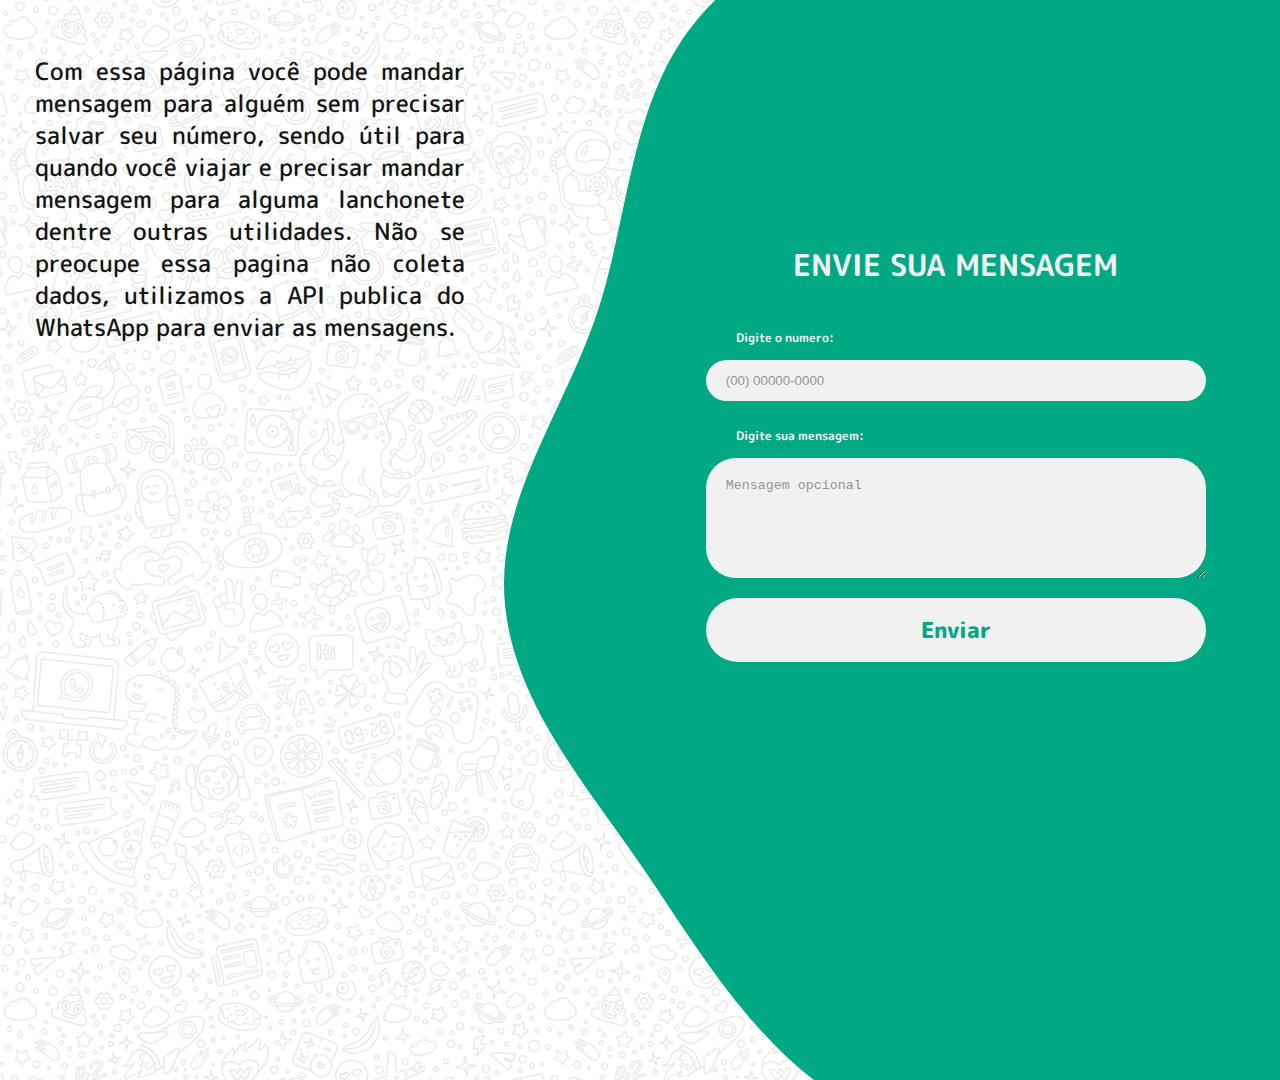
<file: index.html>
<!DOCTYPE html>
<html lang="pt-BR">
  <head>
    <link rel="preconnect" href="https://fonts.googleapis.com" />
    <link rel="preconnect" href="https://fonts.gstatic.com" crossorigin />
    <meta charset="UTF-8" />
    <meta http-equiv="X-UA-Compatible" content="IE=edge" />
    <meta name="viewport" content="width=device-width, initial-scale=1.0" />
    <title>Don't save number</title>
    <link
      rel="shortcut icon"
      href="https://cdn-icons-png.flaticon.com/512/174/174879.png"
      type="image/x-icon" />
    <link
      href="https://fonts.googleapis.com/css2?family=M+PLUS+Rounded+1c:wght@400;500;700&display=swap"
      rel="stylesheet" />
    <link rel="stylesheet" href="./assets/css/style.css" />
    <script src="./app.js" type="module" defer></script>
  </head>
  <body>
    <div class="wrapper">
      <!-- <img id="bg" src="./assets/BG.png" alt="backgound image" /> -->
      <aside>
        <p>
          Com essa página você pode mandar mensagem para alguém sem precisar
          salvar seu número, sendo útil para quando você viajar e precisar
          mandar mensagem para alguma lanchonete dentre outras utilidades. Não
          se preocupe essa pagina não coleta dados, utilizamos a API publica do
          WhatsApp para enviar as mensagens.
        </p>
      </aside>
      <img id="shape" src="./assets/organicShape.svg" alt="shape lateral" />
      <div class="form">
        <div class="form-wrap">
          <h1>Envie Sua Mensagem</h1>
          <label for="number">Digite o numero:</label>
          <input
            type="text"
            name="number"
            id="number"
            required
            placeholder="(00) 00000-0000"
            data-js="phone" />

          <label for="messenger">Digite sua mensagem:</label>
          <textarea
            name="messenger"
            id="messenger"
            cols="30"
            rows="10"
            placeholder="Mensagem opcional"></textarea>

          <a id="button" href="#" target="_blank">Enviar</a>
        </div>
      </div>
    </div>
  </body>
</html>
</file>
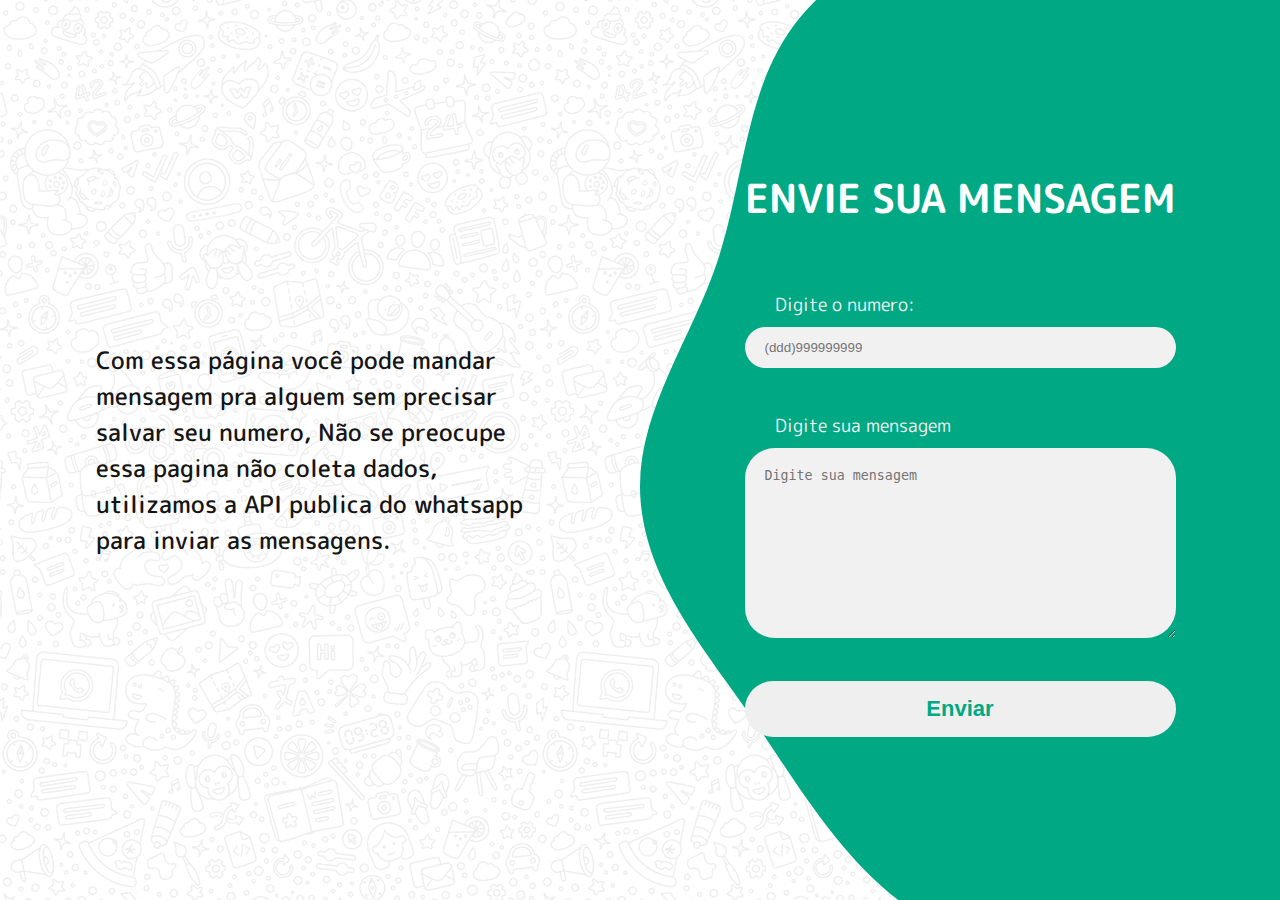
<file: Don-t-save-number-main/index.html>
<!DOCTYPE html>
<html lang="pt-BR">
  <head>
    <link rel="preconnect" href="https://fonts.googleapis.com" />
    <link rel="preconnect" href="https://fonts.gstatic.com" crossorigin />
    <meta charset="UTF-8" />
    <meta http-equiv="X-UA-Compatible" content="IE=edge" />
    <meta name="viewport" content="width=device-width, initial-scale=1.0" />
    <title>Don't save number</title>
    <link
      rel="shortcut icon"
      href="https://cdn-icons-png.flaticon.com/512/174/174879.png"
      type="image/x-icon" />
    <link
      href="https://fonts.googleapis.com/css2?family=M+PLUS+Rounded+1c:wght@400;500;700&display=swap"
      rel="stylesheet" />
    <link rel="stylesheet" href="./style.css" />
    <script src="./app.js" defer></script>
  </head>
  <body>
    <div class="wrapper">
      <!-- <img id="bg" src="./assets/BG.png" alt="backgound image" /> -->
      <aside>
        <p>
          Com essa página você pode mandar mensagem pra alguem sem precisar
          salvar seu numero, Não se preocupe essa pagina não coleta dados,
          utilizamos a API publica do whatsapp para inviar as mensagens.
        </p>
      </aside>
      <!-- <img id="shape" src="./assets/organicShape.svg" alt="shape lateral" /> -->
      <div class="form">
        <form id="form" action="">
          <h1>Envie Sua Mensagem</h1>
          <label for="number">Digite o numero:</label>
          <input
            type="text"
            name="number"
            id="number"
            required
            placeholder="(ddd)999999999" />

          <label for="messenger">Digite sua mensagem</label>
          <textarea
            name="messenger"
            id="messenger"
            cols="30"
            rows="10"
            placeholder="Digite sua mensagem"></textarea>

          <button id="button" type="submit">Enviar</button>
        </form>
      </div>
    </div>
  </body>
</html>
</file>
<file: assets/css/style.css>
:root {
  font-size: 62.5%;
}

/* ===== Scrollbar CSS ===== */
/* Firefox */
/* Chrome, Edge, and Safari */
*::-webkit-scrollbar {
  width: 10px;
}

*::-webkit-scrollbar-track {
  background: #e3e3e3;
}

*::-webkit-scrollbar-thumb {
  background-color: #01a884;
  border-radius: 50px;
}

* {
  margin: 0;
  padding: 0;
  box-sizing: border-box;
  scrollbar-width: auto;
  scrollbar-color: #01a884 #e3e3e3;
  text-decoration: none;
}

body {
  font-family: 'M PLUS Rounded 1c', sans-serif;
  font-style: normal;
  line-height: 3.6rem;
  color: #f1f1f1;

  width: 117vw;
  height: 100vh;
  overflow-x: hidden;

  background-image: url(/assets/Pattern\ backgound\ light.png);
  background-repeat: repeat;
}

.wrapper {
  display: flex;
  width: 100%;
  height: 100%;

  overflow-x: hidden;
}

aside {
  height: 100%;
  width: 50%;
  display: flex;
  background-size: 40%;
  position: relative;
  z-index: -1;
  justify-content: center;
  text-align: left;
}

aside p {
  max-width: 70%;
  font-weight: 500;
  font-size: 2.4rem;
  text-align: justify;
  line-height: 3.6rem;
  color: #151515;
  margin-top: min(20%, 30rem);
}

#bg {
  position: absolute;
  z-index: -1;
  width: 58%;
  top: 0;
  bottom: 0;
  left: 0;
  opacity: 0.1;
}

#shape {
  position: absolute;
  top: 0;
  bottom: 0;
  right: min(0%, -16rem);
  z-index: -1;
}

.form {
  display: flex;
  justify-content: center;
  width: 50%;
  margin-right: min(10%, 20rem);
  background-repeat: no-repeat;
  background-size: cover;
}

.form-wrap {
  display: flex;
  flex-direction: column;
  justify-content: center;
  height: 100%;
  max-width: 50rem;
}

h1 {
  font-style: normal;
  font-weight: 700;
  font-size: 4rem;
  line-height: 7.1rem;
  text-align: center;
  text-transform: uppercase;

  color: #ffffff;
  margin-bottom: 5.6rem;
}

label {
  font-size: 1.9rem;
  font-weight: bold;
  line-height: 2.9rem;
  margin-bottom: 0.8rem;
  margin-left: 3rem;
}

::placeholder {
  opacity: 0.4;
}

:where(input, textarea) {
  padding-block: 1.3rem;
  padding-inline: 2rem;
  border: none;
  border-radius: 30px;
  background: #f1f1f1;
  margin-bottom: 4.3rem;
}

textarea {
  padding: 2rem;
}

.form-wrap input:nth-child(5) {
  height: min(20rem, 35rem);
}

.form-wrap #button {
  padding: 0.4rem;
  font-weight: 800;
  font-size: 2.2rem;
  color: #01a884;
  text-align: center;

  border-radius: 999999px;
  border: none;
  cursor: pointer;
  padding-block: 1.4rem;
}

/* responsivibility */

@media (min-width: 360px) {
  body {
    width: 100vw;
  }

  .wrapper {
    flex-direction: column-reverse;
    padding: 3.5rem;
  }

  #shape {
    display: none;
  }

  aside {
    width: 100%;
  }

  aside p {
    font-size: 1.2rem;
    line-height: 2rem;
    margin-bottom: 0;
  }

  h1 {
    font-size: 2.5rem;
    color: #01a884;
    margin-bottom: 0;
    margin-top: 4rem;
  }

  .form {
    width: 100%;
    margin-inline: auto;
  }

  label {
    color: black;
    font-size: 1.2rem;
  }

  :where(input, textarea, #button) {
    background: #01a884;
    color: white;
  }

  ::placeholder {
    color: white;
    opacity: 0.7;
  }

  .form-wrap #button {
    color: white;
    font-size: 1.4rem;
    padding-block: 0.8rem;
  }
}

@media (min-width: 370px) {
  h1 {
    font-size: 2.3rem;
    line-height: 3.5rem;
    margin-bottom: 2rem;
    margin-top: 1rem;
  }

  aside p {
    margin-top: 2rem;
  }

  textarea {
    margin-bottom: 2rem;
    height: min(12rem, 35rem);
  }

  input {
    margin-bottom: 2rem;
  }
}

@media (min-width: 400px) {
  h1 {
    font-size: 3rem;
  }
}

@media (min-width: 700px) {
  h1 {
    font-size: 4rem;
    margin-bottom: 4rem;
  }

  aside p {
    font-size: 2rem;
    line-height: 3rem;
  }

  .form-wrap {
    width: 100%;
  }
}

@media (min-width: 1000px) {
  body {
    width: 117vw;
  }

  .wrapper {
    flex-direction: row;
  }

  h1 {
    font-size: 3rem;
    color: #f1f1f1;
  }

  aside {
    display: block;
  }

  aside p {
    font-size: 2.4rem;
    line-height: 3.2rem;
  }

  #shape {
    display: block;
  }

  :where(input, textarea, #button) {
    background: #f1f1f1;
    color: black;
  }

  label {
    color: #f1f1f1;
  }

  ::placeholder {
    color: black;
    opacity: 0.4;
  }

  .form-wrap {
    max-width: 50rem;
  }

  .form-wrap #button {
    color: #01a884;
    font-size: 2.2rem;
    padding-block: 1.4rem;
  }
}

@media (min-width: 1000px) {
  #shape {
    right: min(-10%, -42rem);
  }

  .wrapper {
    overflow-y: hidden;
  }

  .form {
    scale: 0.8;
    margin-right: min(15%, 20rem);
  }

  *::-webkit-scrollbar-track {
    background: #019273;
  }

  *::-webkit-scrollbar-thumb {
    background-color: #f1f1f1;
    border-radius: 50px;
  }
}

@media (min-width: 1200px) {
  #shape {
    right: min(-10%, -27rem);
  }

  .form {
    scale: 1;
  }
}

@media (min-width: 1400px) {
  #shape {
    right: min(-10%, -16rem);
  }
}

@media (min-width: 1700px) {
  #shape {
    right: min(-0%, -5rem);
  }

  .form {
    margin-right: min(15%, 25rem);
  }
}
</file>
<file: Don-t-save-number-main/style.css>
:root {
  font-size: 62.5%;
}

* {
  margin: 0;
  padding: 0;
  box-sizing: border-box;
}

body {
  font-family: 'M PLUS Rounded 1c', sans-serif;
  font-style: normal;
  line-height: 3.6rem;
  color: #f1f1f1;

  width: 100vw;
  height: 100vh;
  overflow: hidden;

  background-image: url(./assets/BG.png);
  background-repeat: repeat;
}

.wrapper {
  display: flex;
  width: 100%;
  height: 100%;

}

aside {
  height: 100%;
  width: 50%;
  /* background-image: url(./assets/BG.png); */
  display: flex;
  background-size: 40%;
  position: relative;
  z-index: -1;
  justify-content: center;
  align-items: center;
  text-align: left;
 
}

aside p {
  max-width: 70%;
  font-weight: 500;
  font-size: 24px;
  line-height: 36px;
  color: #151515;
}

#bg {
  position: absolute;
  z-index: -1;
  width: 58%;
  top: 0;
  bottom: 0;
  left: 0;
  opacity: 0.1;
}

#shape {
  position: absolute;
  top: 0;
  bottom: 0;
  right: 0;
  z-index: -1;
}

.form {
  display: flex;
  justify-content: center;
  width: 50vw;
  padding: 4rem;
  background-image: url(assets/organicShape.svg);
    background-repeat: no-repeat;
    background-size: cover;
}

form {
  display: flex;
  flex-direction: column;
  justify-content: center;
  height: 100%;
  max-width: 50rem;
}

h1 {
  font-style: normal;
  font-weight: 700;
  font-size: 4rem;
  line-height: 7.1rem;
  text-align: center;
  text-transform: uppercase;

  color: #ffffff;
  margin-bottom: 5.6rem;
}

label {
  font-size: 1.8rem;
  line-height: 2.9rem;
  margin-bottom: 0.8rem;
  margin-left: 3rem;
}

:where(input, textarea) {
  padding-block: 1.3rem;
  padding-inline: 2rem;
  border: none;
  border-radius: 30px;
  background: #f1f1f1;
  margin-bottom: 4.3rem;
}

textarea {
  padding: 2rem;
}

form input:nth-child(5) {
  height: min(20rem, 35rem);
}

form button {
  padding: 0.4rem;
  font-weight: 800;
  font-size: 2.2rem;
  line-height: 4.8rem;
  color: #01a884;

  border-radius: 999999px;
  border: none;
  cursor: pointer;
}


/* Reponsive */


@media (max-width:1200px) {
 .form {
  width: 80vw;
 }
}
</file>
